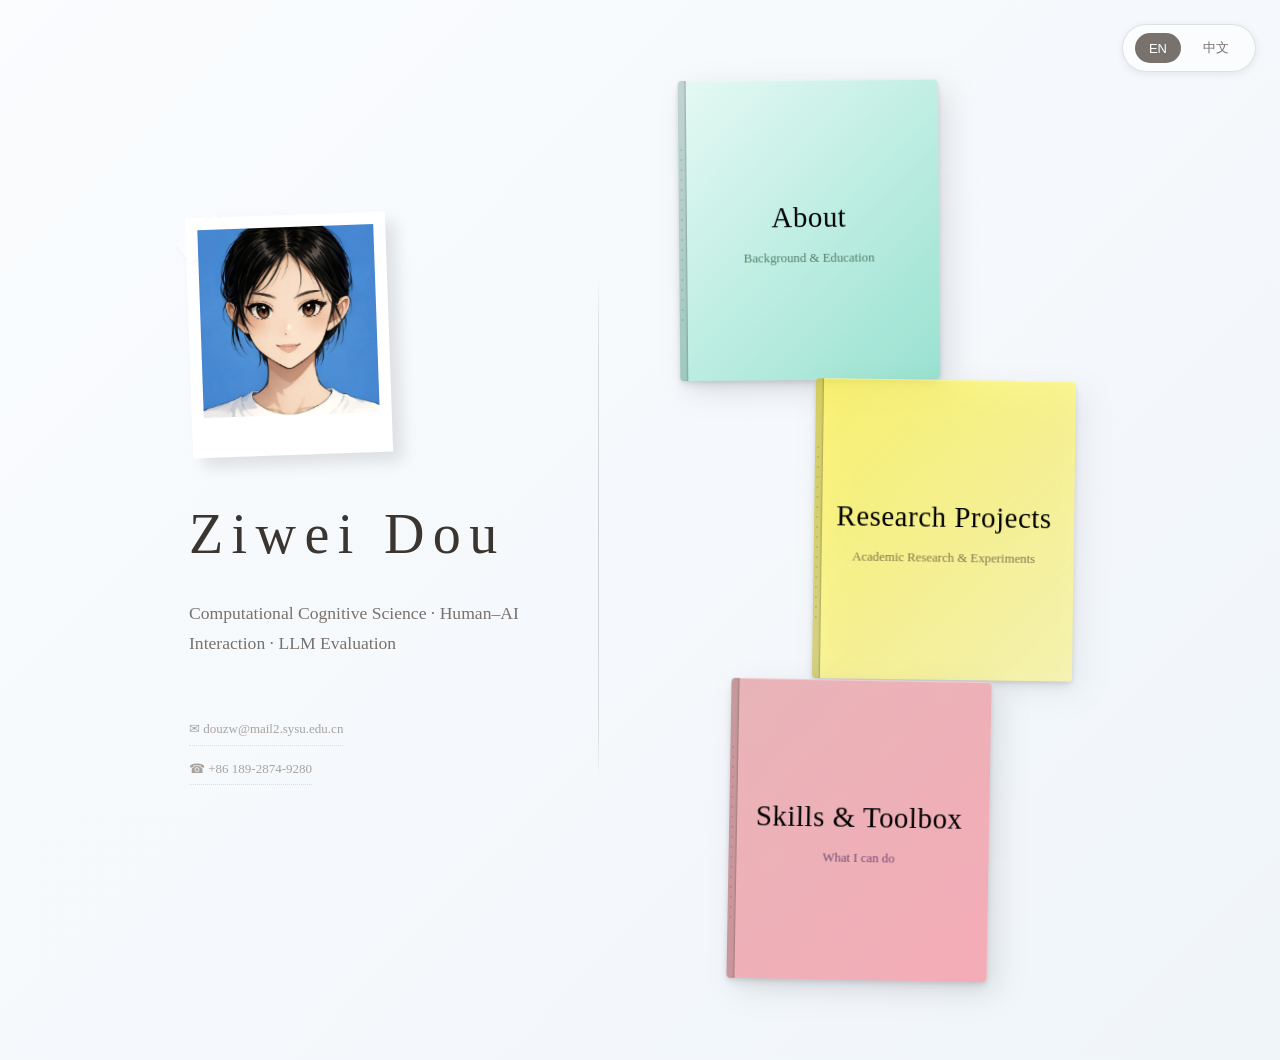
<file: index.html>
<!DOCTYPE html>
<html lang="en">

<head>
  <meta charset="UTF-8">
  <meta name="viewport" content="width=device-width, initial-scale=1.0">
  <title>Ziwei Dou | Academic Homepage</title>
  <link rel="stylesheet" href="style.css">
</head>

<body>

  <!-- Language Toggle -->
  <div class="lang-toggle">
    <button class="lang-btn active" data-lang="en">EN</button>
    <button class="lang-btn" data-lang="zh">中文</button>
  </div>

  <!-- Landing Section -->
  <section class="landing">
    <div class="landing-left">
      <div class="avatar">
        <img src="personal_headshot.jpg" alt="Ziwei Dou">
      </div>
      <h1 data-en="Ziwei Dou" data-zh="窦子为">Ziwei Dou</h1>
      <p class="subtitle" data-en="Computational Cognitive Science · Human–AI Interaction · LLM Evaluation"
        data-zh="计算认知科学 · 人机交互 · 大语言模型评估">
        Computational Cognitive Science · Human–AI Interaction · LLM Evaluation
      </p>

      <div class="contact-links">
        <a href="mailto:douzw@mail2.sysu.edu.cn">✉ douzw@mail2.sysu.edu.cn</a>
        <a href="tel:+8618928749280">☎ +86 189-2874-9280</a>
      </div>
    </div>

    <div class="landing-right">
      <!-- Navigation Cards (Notebook Style) -->
      <div class="nav-cards">
        <a href="about.html" class="notebook" data-rotate="-1.5">
          <div class="notebook-cover notebook-sage">
            <div class="notebook-binding"></div>
            <h3 data-en="About" data-zh="关于我">About</h3>
            <p data-en="Background & Education" data-zh="背景与教育">Background & Education</p>
            <span class="notebook-arrow">→</span>
          </div>
          <div class="notebook-pages">
            <div class="notebook-page"></div>
            <div class="notebook-page"></div>
            <div class="notebook-page"></div>
          </div>
          <div class="notebook-preview">
            <h4 data-en="Inside" data-zh="内容">Inside</h4>
            <p data-en="Education at Sun Yat-sen University · Research interests · Academic background"
              data-zh="中山大学教育背景 · 研究兴趣 · 学术经历">Education at Sun Yat-sen University · Research interests · Academic
              background</p>
          </div>
        </a>

        <a href="research.html" class="notebook" data-rotate="1">
          <div class="notebook-cover notebook-clay">
            <div class="notebook-binding"></div>
            <h3 data-en="Research Projects" data-zh="科研项目">Research Projects</h3>
            <p data-en="Academic Research & Experiments" data-zh="学术研究与实验">Academic Research & Experiments</p>
            <span class="notebook-arrow">→</span>
          </div>
          <div class="notebook-pages">
            <div class="notebook-page"></div>
            <div class="notebook-page"></div>
            <div class="notebook-page"></div>
          </div>
          <div class="notebook-preview">
            <h4 data-en="Inside" data-zh="内容">Inside</h4>
            <p data-en="LLM calibration · AI-generated faces · Emotion regulation · Scale development"
              data-zh="大模型校准 · AI生成人脸 · 情绪调节 · 量表开发">LLM calibration · AI-generated faces · Emotion regulation · Scale
              development</p>
          </div>
        </a>

        <a href="skills.html" class="notebook" data-rotate="1.8">
          <div class="notebook-cover notebook-slate">
            <div class="notebook-binding"></div>
            <h3 data-en="Skills & Toolbox" data-zh="技能工具箱">技能工具箱</h3>
            <p data-en="What I can do" data-zh="我能做什么">我能做什么</p>
            <span class="notebook-arrow">→</span>
          </div>
          <div class="notebook-pages">
            <div class="notebook-page"></div>
            <div class="notebook-page"></div>
            <div class="notebook-page"></div>
          </div>
          <div class="notebook-preview">
            <h4 data-en="Inside" data-zh="内容">Inside</h4>
            <p data-en="Complete academic CV · Publications · Skills · Experience" data-zh="技能 · 经历 · 工具掌握情况">
              Complete academic CV · Publications · Skills · Experience</p>
          </div>
        </a>
      </div>
    </div>
  </section>

  <script src="script.js"></script>
</body>

</html>
</file>
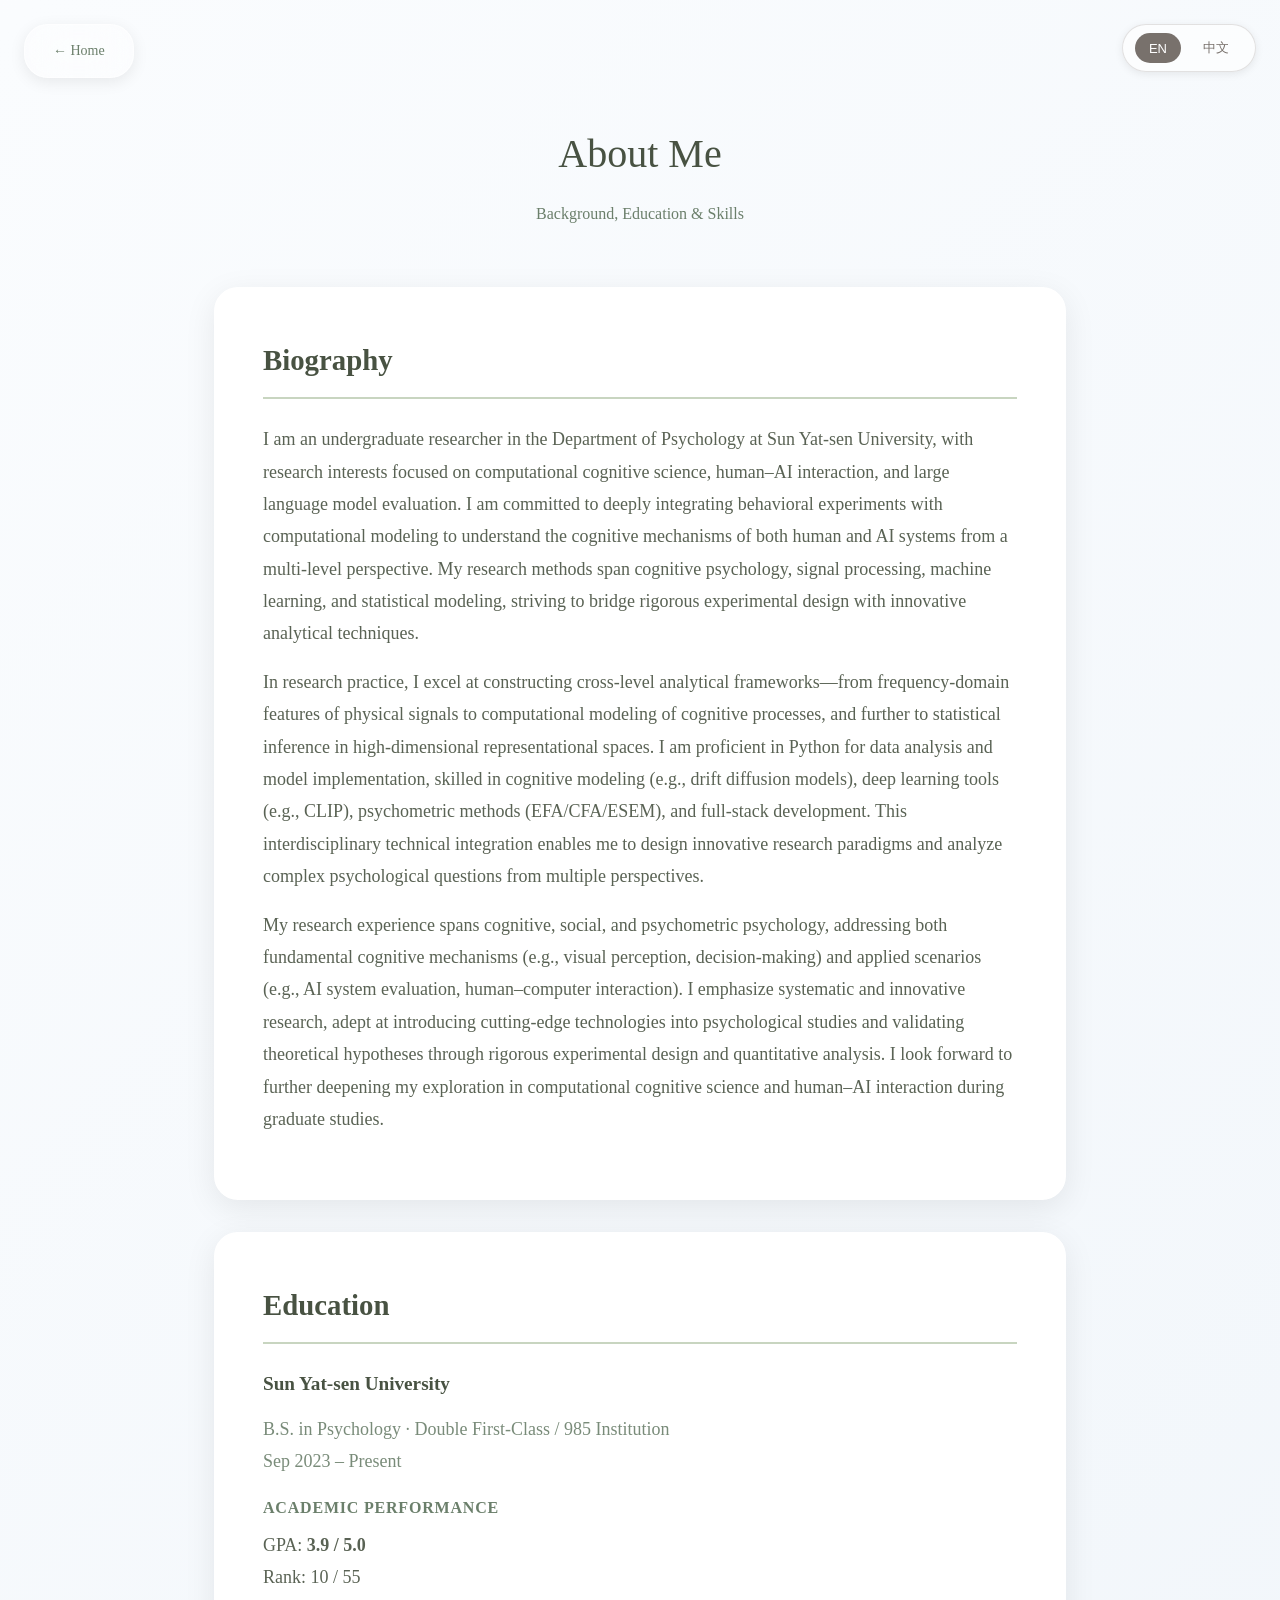
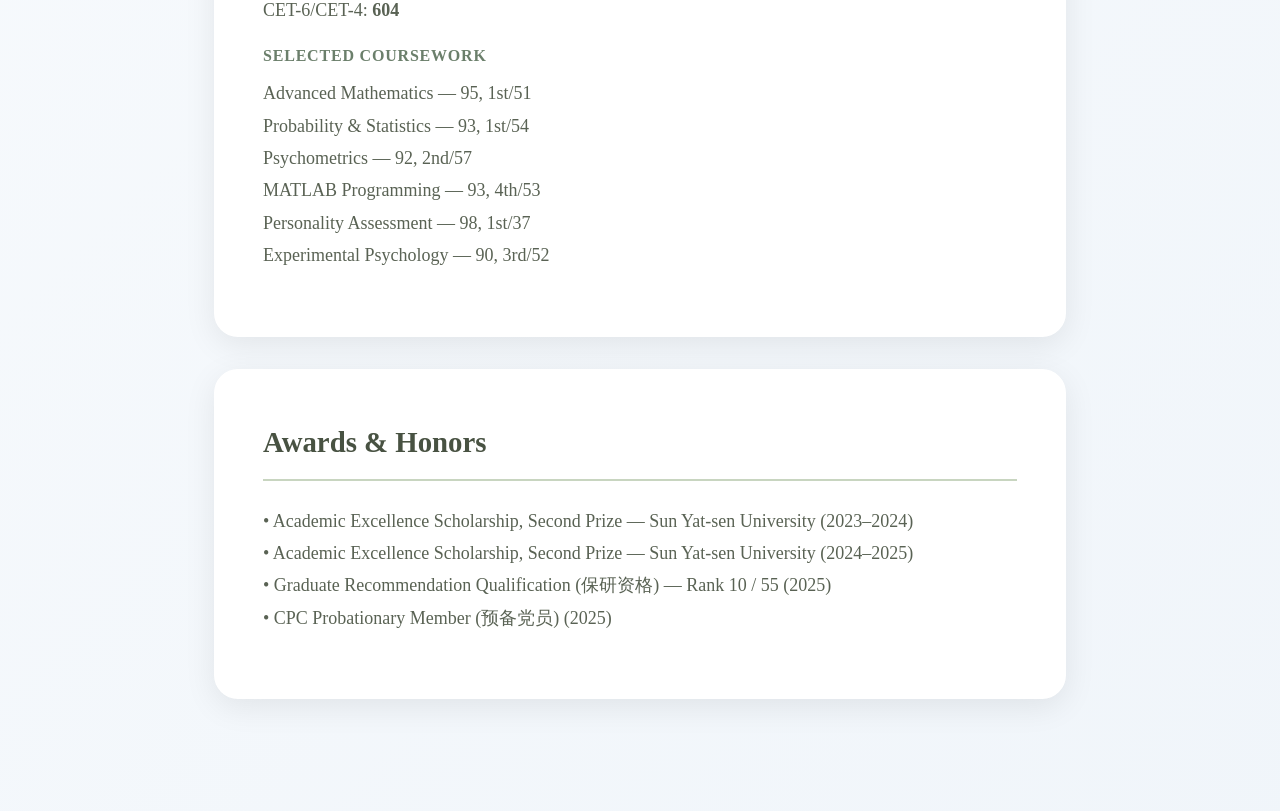
<file: about.html>
<!DOCTYPE html>
<html lang="en">

<head>
  <meta charset="UTF-8">
  <meta name="viewport" content="width=device-width, initial-scale=1.0">
  <title>About | Ziwei Dou</title>
  <link rel="stylesheet" href="style.css">
</head>

<body>

  <!-- Navigation -->
  <div class="nav">
    <a href="index.html" data-en="← Home" data-zh="← 首页">← Home</a>
  </div>

  <!-- Language Toggle -->
  <div class="lang-toggle">
    <button class="lang-btn active" data-lang="en">EN</button>
    <button class="lang-btn" data-lang="zh">中文</button>
  </div>

  <div class="container">
    <!-- Page Header -->
    <div class="page-header">
      <h1 data-en="About Me" data-zh="关于我">About Me</h1>
      <p data-en="Background, Education & Skills" data-zh="背景、教育与技能">Background, Education & Skills</p>
    </div>

    <!-- Bio Card -->
    <div class="card">
      <h2 data-en="Biography" data-zh="个人简介">Biography</h2>
      <p data-en="I am an undergraduate researcher in the Department of Psychology at Sun Yat-sen University, with research interests focused on computational cognitive science, human–AI interaction, and large language model evaluation. I am committed to deeply integrating behavioral experiments with computational modeling to understand the cognitive mechanisms of both human and AI systems from a multi-level perspective. My research methods span cognitive psychology, signal processing, machine learning, and statistical modeling, striving to bridge rigorous experimental design with innovative analytical techniques."
        data-zh="我是中山大学心理学系的本科生研究者，研究兴趣聚焦于计算认知科学、人机交互与大语言模型评估。我致力于将行为实验与计算建模深度整合，从多层次视角理解人类与AI系统的认知机制。我的研究方法横跨认知心理学、信号处理、机器学习与统计建模，力求在严谨的实验设计与创新的分析技术之间建立桥梁。">
        我是中山大学心理学系的本科生研究者，研究兴趣聚焦于计算认知科学、人机交互与大语言模型评估。我致力于将行为实验与计算建模深度整合，从多层次视角理解人类与AI系统的认知机制。我的研究方法横跨认知心理学、信号处理、机器学习与统计建模，力求在严谨的实验设计与创新的分析技术之间建立桥梁。
      </p>
      <p data-en="In research practice, I excel at constructing cross-level analytical frameworks—from frequency-domain features of physical signals to computational modeling of cognitive processes, and further to statistical inference in high-dimensional representational spaces. I am proficient in Python for data analysis and model implementation, skilled in cognitive modeling (e.g., drift diffusion models), deep learning tools (e.g., CLIP), psychometric methods (EFA/CFA/ESEM), and full-stack development. This interdisciplinary technical integration enables me to design innovative research paradigms and analyze complex psychological questions from multiple perspectives."
        data-zh="在科研实践中，我擅长构建跨层次的分析框架——从物理信号的频域特征到认知过程的计算建模，再到高维表征空间的统计推断。我熟练运用Python进行数据分析与模型实现，掌握认知建模（如漂移扩散模型）、深度学习工具（如CLIP）、心理测量学方法（EFA/CFA/ESEM）以及全栈开发技术。这种跨学科的技术整合使我能够设计创新的研究范式，并从多个视角解析复杂的心理学问题。">
        在科研实践中，我擅长构建跨层次的分析框架——从物理信号的频域特征到认知过程的计算建模，再到高维表征空间的统计推断。我熟练运用Python进行数据分析与模型实现，掌握认知建模（如漂移扩散模型）、深度学习工具（如CLIP）、心理测量学方法（EFA/CFA/ESEM）以及全栈开发技术。这种跨学科的技术整合使我能够设计创新的研究范式，并从多个视角解析复杂的心理学问题。
      </p>
      <p data-en="My research experience spans cognitive, social, and psychometric psychology, addressing both fundamental cognitive mechanisms (e.g., visual perception, decision-making) and applied scenarios (e.g., AI system evaluation, human–computer interaction). I emphasize systematic and innovative research, adept at introducing cutting-edge technologies into psychological studies and validating theoretical hypotheses through rigorous experimental design and quantitative analysis. I look forward to further deepening my exploration in computational cognitive science and human–AI interaction during graduate studies."
        data-zh="我的研究经历涵盖认知、社会与测量心理学的多个领域，既关注基础认知机制（如视觉感知、决策过程），也探索应用场景（如AI系统评估、人机交互）。我注重研究的系统性与创新性，善于将前沿技术引入心理学研究，并通过严谨的实验设计与量化分析验证理论假设。我期待在研究生阶段进一步深化在计算认知科学与人机交互领域的探索。">
        我的研究经历涵盖认知、社会与测量心理学的多个领域，既关注基础认知机制（如视觉感知、决策过程），也探索应用场景（如AI系统评估、人机交互）。我注重研究的系统性与创新性，善于将前沿技术引入心理学研究，并通过严谨的实验设计与量化分析验证理论假设。我期待在研究生阶段进一步深化在计算认知科学与人机交互领域的探索。
      </p>
    </div>

    <!-- Education Card -->
    <div class="card">
      <h2 data-en="Education" data-zh="教育背景">Education</h2>

      <h3 data-en="Sun Yat-sen University" data-zh="中山大学">Sun Yat-sen University</h3>
      <p style="color:var(--forest);margin-bottom:8px;">
        <span data-en="B.S. in Psychology · Double First-Class / 985 Institution" data-zh="心理学学士 · 双一流/985高校">B.S. in
          Psychology · Double First-Class / 985 Institution</span><br>
        <span data-en="Sep 2023 – Present" data-zh="2023年9月 – 至今">Sep 2023 – Present</span>
      </p>

      <h4 data-en="Academic Performance" data-zh="学业表现">Academic Performance</h4>
      <p class="academic-info">
        <span>GPA: <strong>3.9 / 5.0</strong></span>
        <span data-en="Rank: 10 / 55" data-zh="排名：10/55">Rank: 10 / 55</span>
        <span>CET-6/CET-4: <strong>604</strong></span>
      </p>

      <h4 data-en="Selected Coursework" data-zh="核心课程">Selected Coursework</h4>
      <p class="coursework-info">
        <span data-en="Advanced Mathematics" data-zh="高等数学">Advanced Mathematics</span> — 95, 1st/51<br>
        <span data-en="Probability & Statistics" data-zh="概率统计">Probability & Statistics</span> — 93, 1st/54<br>
        <span data-en="Psychometrics" data-zh="心理测量">Psychometrics</span> — 92, 2nd/57<br>
        <span data-en="MATLAB Programming" data-zh="MATLAB程序设计">MATLAB Programming</span> — 93, 4th/53<br>
        <span data-en="Personality Assessment" data-zh="人格测评与应用">Personality Assessment</span> — 98, 1st/37<br>
        <span data-en="Experimental Psychology" data-zh="实验心理学">Experimental Psychology</span> — 90, 3rd/52
      </p>
    </div>

    <!-- Awards Card -->
    <div class="card">
      <h2 data-en="Awards & Honors" data-zh="奖项/荣誉">Awards & Honors</h2>
      <p>
        • <span data-en="Academic Excellence Scholarship, Second Prize — Sun Yat-sen University"
          data-zh="中山大学二等奖学金">Academic Excellence Scholarship, Second Prize — Sun Yat-sen University</span>
        (2023–2024)<br>
        • <span data-en="Academic Excellence Scholarship, Second Prize — Sun Yat-sen University"
          data-zh="中山大学二等奖学金">Academic Excellence Scholarship, Second Prize — Sun Yat-sen University</span>
        (2024–2025)<br>
        • <span data-en="Graduate Recommendation Qualification (保研资格) — Rank 10 / 55" data-zh="保研资格 — 排名 10/55">Graduate
          Recommendation Qualification (保研资格) — Rank 10 / 55</span> (2025)<br>
        • <span data-en="CPC Probationary Member (预备党员)" data-zh="中共预备党员">CPC Probationary Member (预备党员)</span> (2025)
      </p>
    </div>

  </div>

  <script src="script.js"></script>
</body>

</html>
</file>
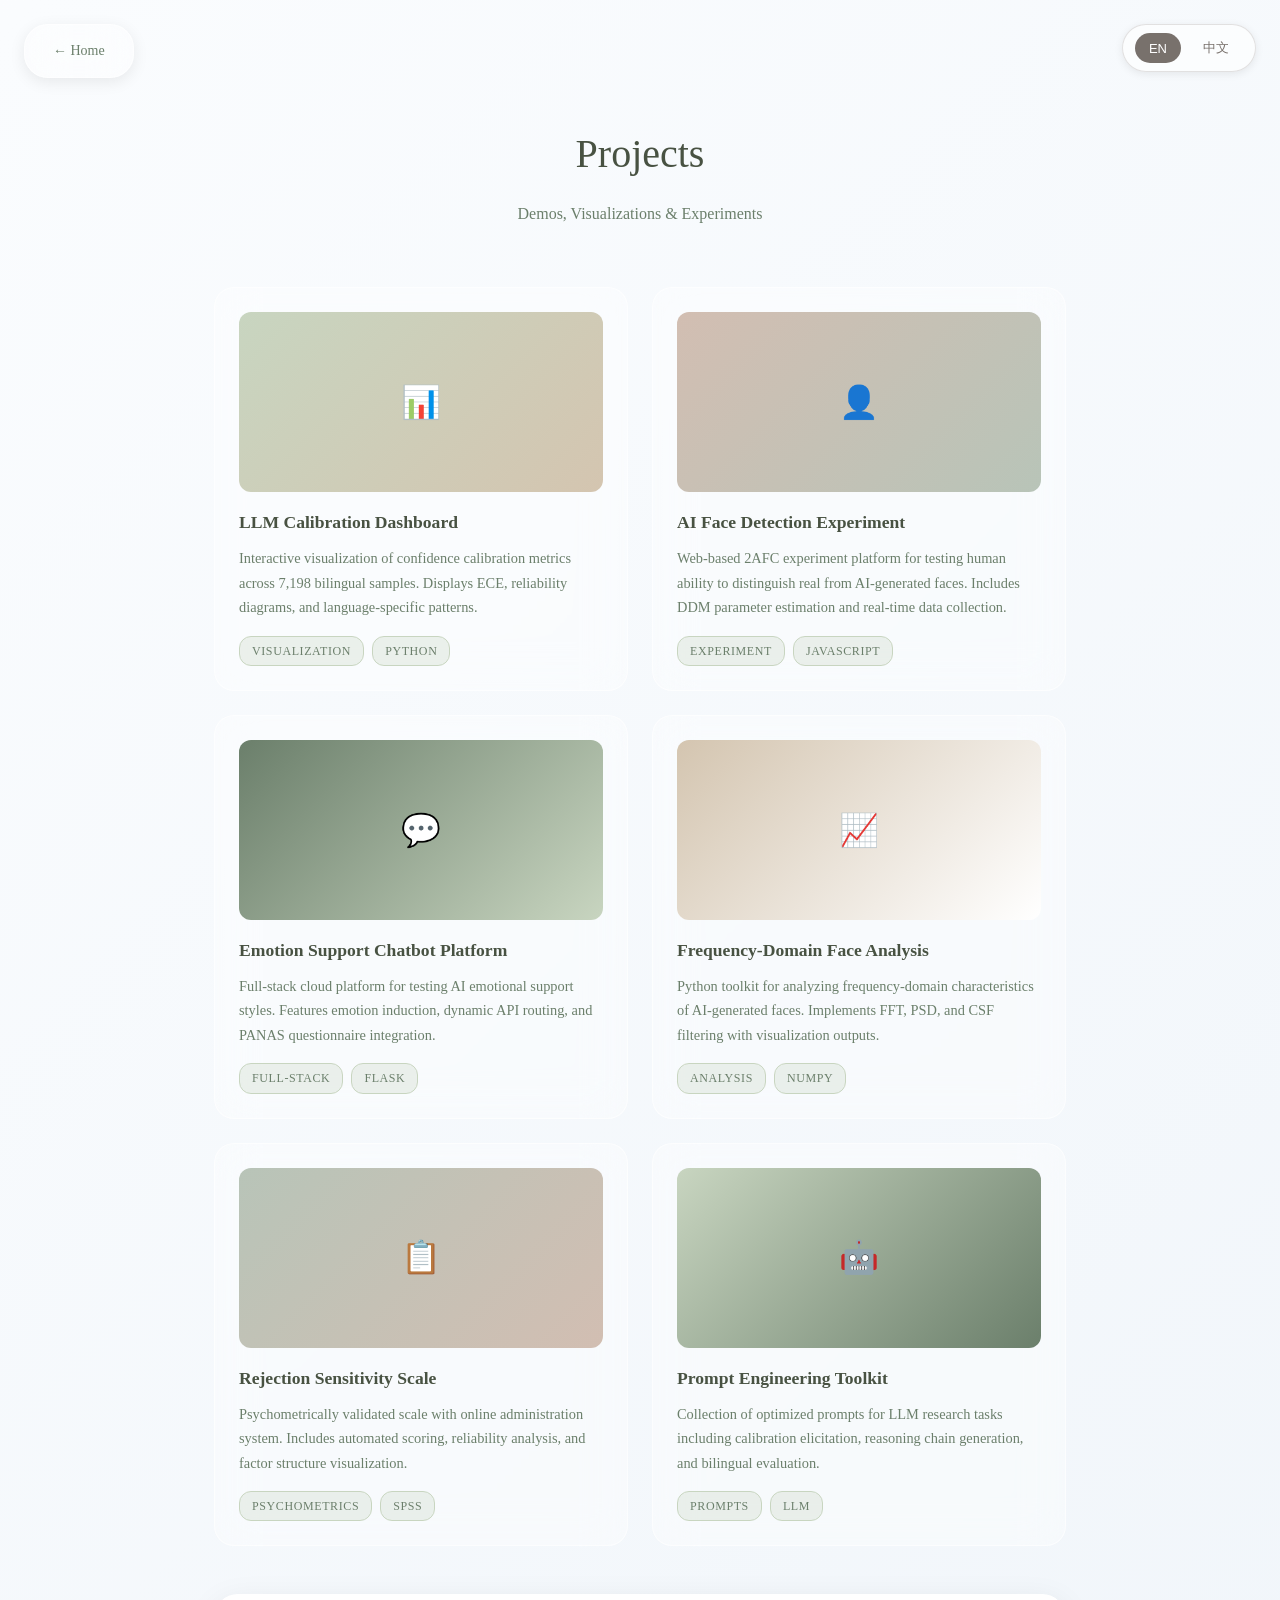
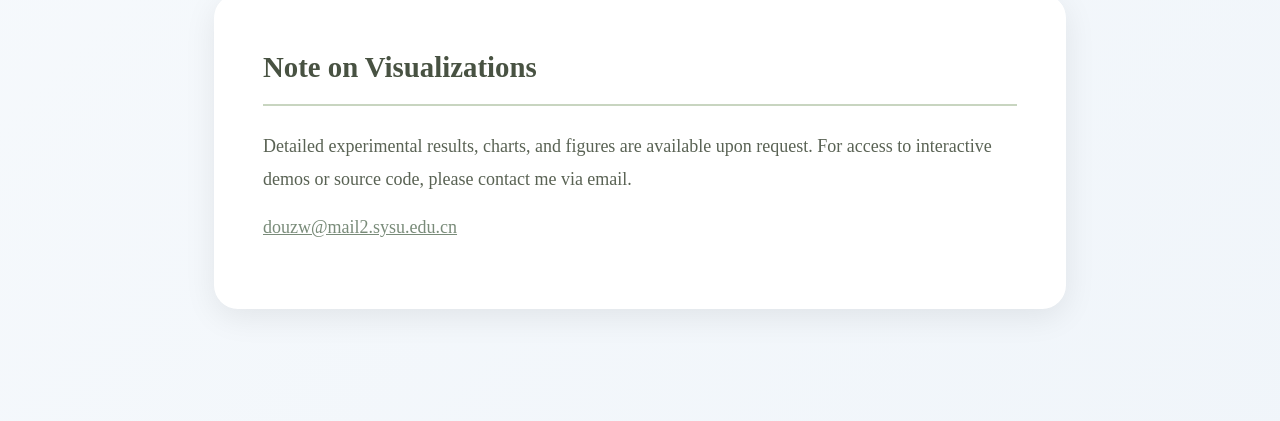
<file: projects.html>
<!DOCTYPE html>
<html lang="en">
<head>
  <meta charset="UTF-8">
  <meta name="viewport" content="width=device-width, initial-scale=1.0">
  <title>Projects | Ziwei Dou</title>
  <link rel="stylesheet" href="style.css">
</head>
<body>

  <!-- Navigation -->
  <div class="nav">
    <a href="index.html" data-en="← Home" data-zh="← 首页">← Home</a>
  </div>

  <!-- Language Toggle -->
  <div class="lang-toggle">
    <button class="lang-btn active" data-lang="en">EN</button>
    <button class="lang-btn" data-lang="zh">中文</button>
  </div>

  <div class="container">
    <!-- Page Header -->
    <div class="page-header">
      <h1 data-en="Projects" data-zh="项目">Projects</h1>
      <p data-en="Demos, Visualizations & Experiments" data-zh="演示、可视化与实验">Demos, Visualizations & Experiments</p>
    </div>

    <!-- Project Grid -->
    <div class="project-grid">

      <!-- Project 1 -->
      <div class="project-card">
        <div style="width:100%;height:180px;background:linear-gradient(135deg,var(--sage),var(--clay));border-radius:12px;display:flex;align-items:center;justify-content:center;color:var(--white);font-size:2rem;margin-bottom:16px;">
          📊
        </div>
        <h3 data-en="LLM Calibration Dashboard" data-zh="大模型校准仪表板">LLM Calibration Dashboard</h3>
        <p data-en="Interactive visualization of confidence calibration metrics across 7,198 bilingual samples. Displays ECE, reliability diagrams, and language-specific patterns."
           data-zh="7198条双语样本的置信度校准指标交互式可视化。展示ECE、可靠性图和语言特定模式。">
          Interactive visualization of confidence calibration metrics across 7,198 bilingual samples. Displays ECE, reliability diagrams, and language-specific patterns.
        </p>
        <div class="tags">
          <span class="tag">Visualization</span>
          <span class="tag">Python</span>
        </div>
      </div>

      <!-- Project 2 -->
      <div class="project-card">
        <div style="width:100%;height:180px;background:linear-gradient(135deg,var(--rose),var(--slate));border-radius:12px;display:flex;align-items:center;justify-content:center;color:var(--white);font-size:2rem;margin-bottom:16px;">
          👤
        </div>
        <h3 data-en="AI Face Detection Experiment" data-zh="AI面孔检测实验">AI Face Detection Experiment</h3>
        <p data-en="Web-based 2AFC experiment platform for testing human ability to distinguish real from AI-generated faces. Includes DDM parameter estimation and real-time data collection."
           data-zh="基于Web的2AFC实验平台，测试人类区分真实与AI生成面孔的能力。包含DDM参数估计和实时数据收集。">
          Web-based 2AFC experiment platform for testing human ability to distinguish real from AI-generated faces. Includes DDM parameter estimation and real-time data collection.
        </p>
        <div class="tags">
          <span class="tag">Experiment</span>
          <span class="tag">JavaScript</span>
        </div>
      </div>

      <!-- Project 3 -->
      <div class="project-card">
        <div style="width:100%;height:180px;background:linear-gradient(135deg,var(--forest),var(--sage));border-radius:12px;display:flex;align-items:center;justify-content:center;color:var(--white);font-size:2rem;margin-bottom:16px;">
          💬
        </div>
        <h3 data-en="Emotion Support Chatbot Platform" data-zh="情绪支持聊天机器人平台">Emotion Support Chatbot Platform</h3>
        <p data-en="Full-stack cloud platform for testing AI emotional support styles. Features emotion induction, dynamic API routing, and PANAS questionnaire integration."
           data-zh="用于测试AI情绪支持风格的全栈云平台。具有情绪诱发、动态API路由和PANAS问卷集成功能。">
          Full-stack cloud platform for testing AI emotional support styles. Features emotion induction, dynamic API routing, and PANAS questionnaire integration.
        </p>
        <div class="tags">
          <span class="tag">Full-stack</span>
          <span class="tag">Flask</span>
        </div>
      </div>

      <!-- Project 4 -->
      <div class="project-card">
        <div style="width:100%;height:180px;background:linear-gradient(135deg,var(--clay),var(--cream));border-radius:12px;display:flex;align-items:center;justify-content:center;color:var(--dark);font-size:2rem;margin-bottom:16px;">
          📈
        </div>
        <h3 data-en="Frequency-Domain Face Analysis" data-zh="频域面孔分析">Frequency-Domain Face Analysis</h3>
        <p data-en="Python toolkit for analyzing frequency-domain characteristics of AI-generated faces. Implements FFT, PSD, and CSF filtering with visualization outputs."
           data-zh="用于分析AI生成面孔频域特征的Python工具包。实现FFT、PSD和CSF滤波，并提供可视化输出。">
          Python toolkit for analyzing frequency-domain characteristics of AI-generated faces. Implements FFT, PSD, and CSF filtering with visualization outputs.
        </p>
        <div class="tags">
          <span class="tag">Analysis</span>
          <span class="tag">NumPy</span>
        </div>
      </div>

      <!-- Project 5 -->
      <div class="project-card">
        <div style="width:100%;height:180px;background:linear-gradient(135deg,var(--slate),var(--rose));border-radius:12px;display:flex;align-items:center;justify-content:center;color:var(--white);font-size:2rem;margin-bottom:16px;">
          📋
        </div>
        <h3 data-en="Rejection Sensitivity Scale" data-zh="拒绝敏感性量表">Rejection Sensitivity Scale</h3>
        <p data-en="Psychometrically validated scale with online administration system. Includes automated scoring, reliability analysis, and factor structure visualization."
           data-zh="经心理测量验证的量表及在线施测系统。包含自动评分、信度分析和因子结构可视化。">
          Psychometrically validated scale with online administration system. Includes automated scoring, reliability analysis, and factor structure visualization.
        </p>
        <div class="tags">
          <span class="tag">Psychometrics</span>
          <span class="tag">SPSS</span>
        </div>
      </div>

      <!-- Project 6 -->
      <div class="project-card">
        <div style="width:100%;height:180px;background:linear-gradient(135deg,var(--sage),var(--forest));border-radius:12px;display:flex;align-items:center;justify-content:center;color:var(--white);font-size:2rem;margin-bottom:16px;">
          🤖
        </div>
        <h3 data-en="Prompt Engineering Toolkit" data-zh="提示工程工具包">Prompt Engineering Toolkit</h3>
        <p data-en="Collection of optimized prompts for LLM research tasks including calibration elicitation, reasoning chain generation, and bilingual evaluation."
           data-zh="用于大模型研究任务的优化提示集合，包括校准引出、推理链生成和双语评估。">
          Collection of optimized prompts for LLM research tasks including calibration elicitation, reasoning chain generation, and bilingual evaluation.
        </p>
        <div class="tags">
          <span class="tag">Prompts</span>
          <span class="tag">LLM</span>
        </div>
      </div>

    </div>

    <!-- Note Card -->
    <div class="card" style="margin-top:48px;">
      <h2 data-en="Note on Visualizations" data-zh="可视化说明">Note on Visualizations</h2>
      <p data-en="Detailed experimental results, charts, and figures are available upon request. For access to interactive demos or source code, please contact me via email."
         data-zh="详细的实验结果、图表和图形可应要求提供。如需访问交互式演示或源代码，请通过电子邮件与我联系。">
        Detailed experimental results, charts, and figures are available upon request. For access to interactive demos or source code, please contact me via email.
      </p>
      <p style="margin-top:16px;">
        <a href="mailto:douzw@mail2.sysu.edu.cn" style="color:var(--forest);text-decoration:underline;">douzw@mail2.sysu.edu.cn</a>
      </p>
    </div>

  </div>

  <script src="script.js"></script>
</body>
</html>
</file>
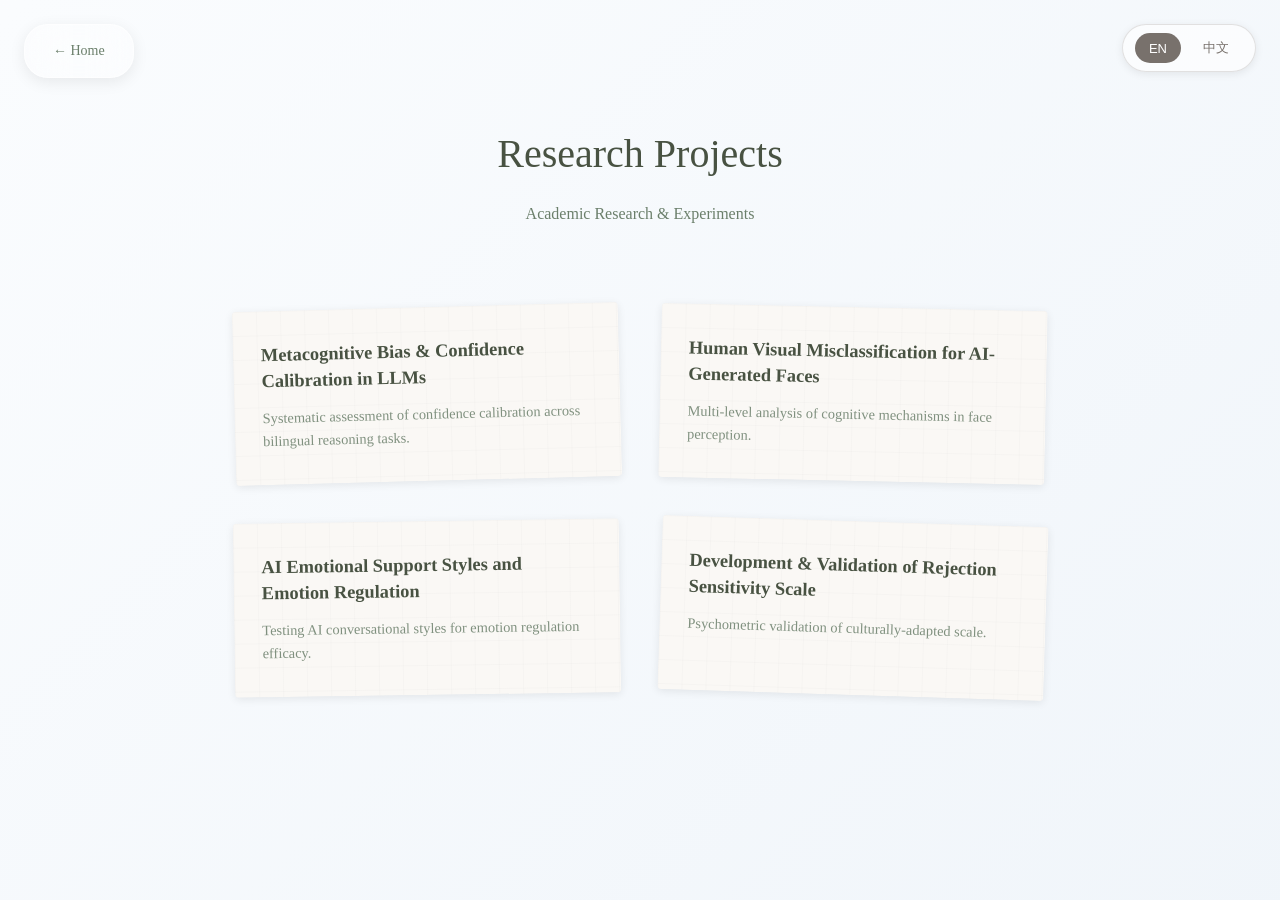
<file: research.html>
<!DOCTYPE html>
<html lang="en">
<head>
  <meta charset="UTF-8">
  <meta name="viewport" content="width=device-width, initial-scale=1.0">
  <title>Research Projects | Ziwei Dou</title>
  <link rel="stylesheet" href="style.css">
</head>
<body>

  <!-- Navigation -->
  <div class="nav">
    <a href="index.html" data-en="← Home" data-zh="← 首页">← Home</a>
  </div>

  <!-- Language Toggle -->
  <div class="lang-toggle">
    <button class="lang-btn active" data-lang="en">EN</button>
    <button class="lang-btn" data-lang="zh">中文</button>
  </div>

  <div class="container">
    <!-- Page Header -->
    <div class="page-header">
      <h1 data-en="Research Projects" data-zh="科研项目">Research Projects</h1>
      <p data-en="Academic Research & Experiments" data-zh="学术研究与实验">Academic Research & Experiments</p>
    </div>

    <!-- Project Grid -->
    <div class="research-grid">

      <!-- Project 1 -->
      <a href="project1.html" class="research-note" data-rotate="-1.5">
        <span class="note-tag" data-en="Personal Project" data-zh="个人项目">Personal Project</span>
        <div class="note-keywords">
          <span class="keyword">LLM Evaluation</span>
          <span class="keyword">Calibration</span>
          <span class="keyword">Platt Scaling</span>
          <span class="keyword">ANOVA</span>
        </div>
        <h3 data-en="Metacognitive Bias & Confidence Calibration in LLMs" data-zh="大语言模型元认知偏差与置信度校准研究">Metacognitive Bias & Confidence Calibration in LLMs</h3>
        <p data-en="Systematic assessment of confidence calibration across bilingual reasoning tasks." data-zh="双语推理任务中的置信度校准系统性评估。">Systematic assessment of confidence calibration across bilingual reasoning tasks.</p>
      </a>

      <!-- Project 2 -->
      <a href="project2.html" class="research-note" data-rotate="1.2">
        <span class="note-tag" data-en="Principal Investigator" data-zh="主要负责人">Principal Investigator</span>
        <div class="note-keywords">
          <span class="keyword">Face Perception</span>
          <span class="keyword">DDM</span>
          <span class="keyword">FFT / PSD</span>
          <span class="keyword">CLIP</span>
        </div>
        <h3 data-en="Human Visual Misclassification for AI-Generated Faces" data-zh="合成脸识别中的人类视觉误判机制研究">Human Visual Misclassification for AI-Generated Faces</h3>
        <p data-en="Multi-level analysis of cognitive mechanisms in face perception." data-zh="面孔感知认知机制的多层次分析。">Multi-level analysis of cognitive mechanisms in face perception.</p>
      </a>

      <!-- Project 3 -->
      <a href="project3.html" class="research-note" data-rotate="-0.8">
        <span class="note-tag" data-en="Principal Investigator" data-zh="主要负责人">Principal Investigator</span>
        <div class="note-keywords">
          <span class="keyword">Human–AI Interaction</span>
          <span class="keyword">Emotion Regulation</span>
          <span class="keyword">PANAS</span>
          <span class="keyword">Flask</span>
        </div>
        <h3 data-en="AI Emotional Support Styles and Emotion Regulation" data-zh="生成式AI情绪支持风格对负面情绪调节效能研究">AI Emotional Support Styles and Emotion Regulation</h3>
        <p data-en="Testing AI conversational styles for emotion regulation efficacy." data-zh="测试AI对话风格的情绪调节效能。">Testing AI conversational styles for emotion regulation efficacy.</p>
      </a>

      <!-- Project 4 -->
      <a href="project4.html" class="research-note" data-rotate="1.8">
        <span class="note-tag" data-en="Principal Investigator" data-zh="主要负责人">Principal Investigator</span>
        <div class="note-keywords">
          <span class="keyword">Scale Development</span>
          <span class="keyword">EFA / CFA</span>
          <span class="keyword">Psychometrics</span>
          <span class="keyword">SPSS</span>
        </div>
        <h3 data-en="Development & Validation of Rejection Sensitivity Scale" data-zh="拒绝敏感性量表编制与信效度检验">Development & Validation of Rejection Sensitivity Scale</h3>
        <p data-en="Psychometric validation of culturally-adapted scale." data-zh="文化适应性量表的心理测量验证。">Psychometric validation of culturally-adapted scale.</p>
      </a>

    </div>

  </div>

  <script src="script.js"></script>
</body>
</html>
</file>
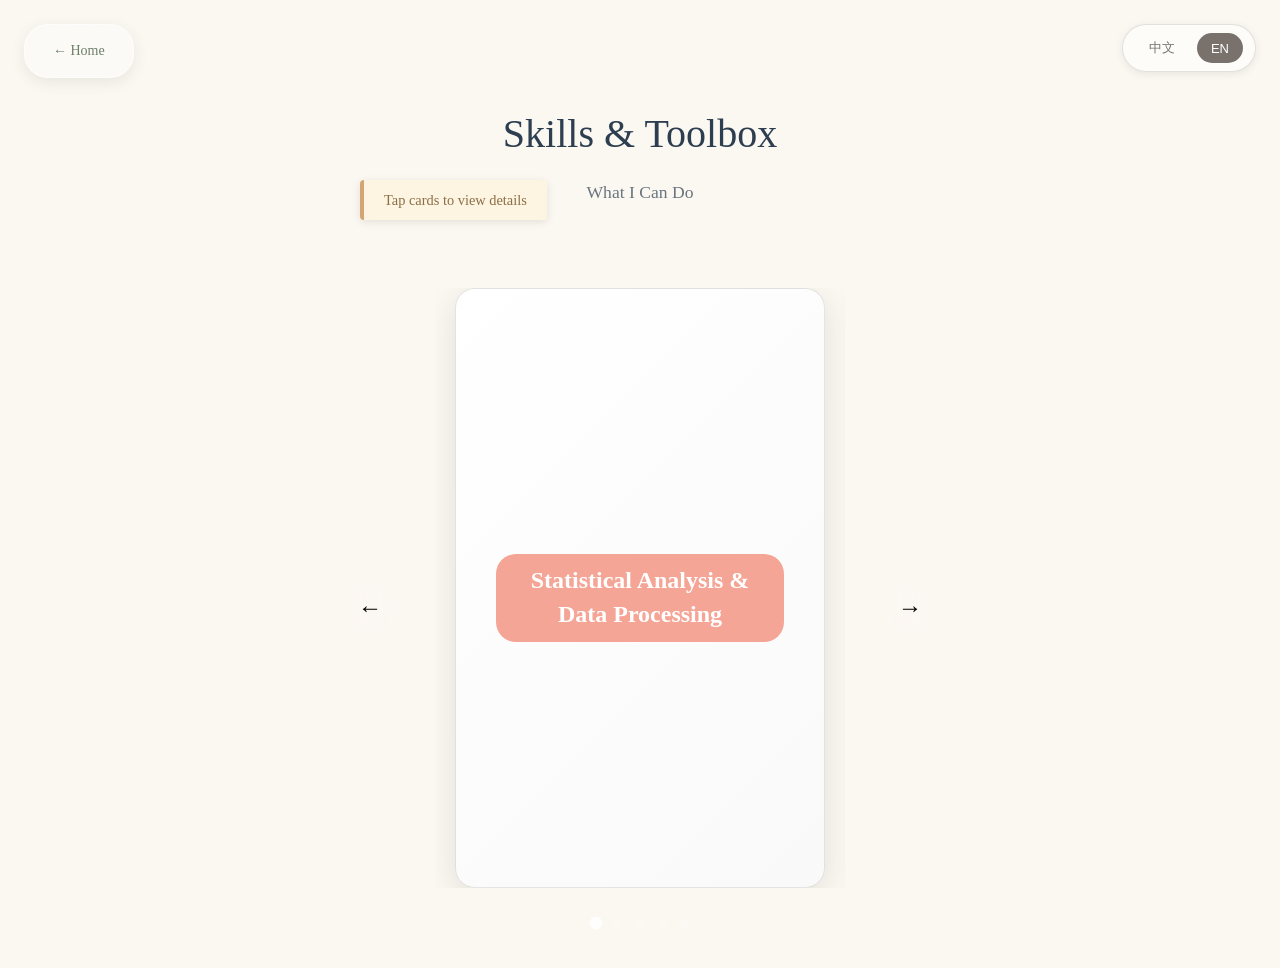
<file: skills.html>
<!DOCTYPE html>
<html lang="zh">

<head>
    <meta charset="UTF-8">
    <meta name="viewport" content="width=device-width, initial-scale=1.0">
    <title>Skills & Toolbox - Yuxuan Huang</title>
    <link rel="stylesheet" href="style.css">
    <link rel="stylesheet" href="skills.css">
</head>

<body style="background: #f7eddf6a;">
    <div class="nav">
        <a href="index.html">← <span data-zh="返回首页" data-en="Home">返回首页</span></a>
    </div>

    <div class="lang-toggle">
        <button class="lang-btn" data-lang="zh">中文</button>
        <button class="lang-btn" data-lang="en">EN</button>
    </div>

    <div class="page-header">
        <h1 data-zh="技能工具箱" data-en="Skills & Toolbox">技能工具箱</h1>
        <p data-zh="我能做什么" data-en="What I Can Do">我能做什么</p>
    </div>

    <div class="tap-notice" data-zh="点击卡片查看详情" data-en="Tap cards to view details">点击卡片查看详情</div>

    <div class="skills-carousel">
        <button class="carousel-arrow left" aria-label="Previous">←</button>

        <div class="carousel-viewport">
            <div class="carousel-track">
                <!-- Card 1 -->
                <div class="skill-card">
                    <div class="card-inner">
                        <div class="card-front">
                            <div class="card-icon"></div>
                            <h2 data-zh="统计分析与数据处理" data-en="Statistical Analysis & Data Processing">统计分析与数据处理</h2>
                        </div>
                        <div class="card-back">
                            <p data-zh="熟练使用 SPSS、Python 与 MATLAB 进行行为数据分析，掌握方差分析、回归分析、因子分析及信效度检验等方法，能够独立完成从数据清洗、统计建模到结果解释的完整分析流程。"
                                data-en="Proficient in behavioral data analysis using SPSS, Python, and MATLAB. Skilled in ANOVA, regression analysis, factor analysis, and reliability/validity testing. Capable of independently completing the full analytical workflow from data cleaning and statistical modeling to result interpretation.">
                                熟练使用 SPSS、Python 与 MATLAB
                                进行行为数据分析，掌握方差分析、回归分析、因子分析及信效度检验等方法，能够独立完成从数据清洗、统计建模到结果解释的完整分析流程。
                            </p>
                        </div>
                    </div>
                </div>

                <!-- Card 2 -->
                <div class="skill-card">
                    <div class="card-inner">
                        <div class="card-front">
                            <div class="card-icon"></div>
                            <h2 data-zh="实验设计与心理测量" data-en="Experimental Design & Psychometrics">实验设计与心理测量</h2>
                        </div>
                        <div class="card-back">
                            <p data-zh="系统掌握实验心理学研究范式，能够围绕研究问题设计可控实验任务；熟悉量表编制与修订流程（项目分析、探索性与验证性因子分析），并具备人机交互情境下的实验设计经验。"
                                data-en="Systematic mastery of experimental psychology paradigms with the ability to design controlled experimental tasks around research questions. Familiar with scale development and validation procedures (item analysis, EFA/CFA), and experienced in experimental design for human-computer interaction contexts.">
                                系统掌握实验心理学研究范式,能够围绕研究问题设计可控实验任务；熟悉量表编制与修订流程（项目分析、探索性与验证性因子分析），并具备人机交互情境下的实验设计经验。
                            </p>
                        </div>
                    </div>
                </div>

                <!-- Card 3 -->
                <div class="skill-card">
                    <div class="card-inner">
                        <div class="card-front">
                            <div class="card-icon"></div>
                            <h2 data-zh="编程、AI工具与Vibe Coding" data-en="Programming, AI Tools & Vibe Coding">编程、AI工具与Vibe
                                Coding</h2>
                        </div>
                        <div class="card-back">
                            <p data-zh="具备 Python 与 MATLAB 编程能力，能够实现实验流程控制与数据处理；熟悉基于大语言模型的实验范式，使用 Claude Code、OpenClaw 等工具完成对话生成、变量操控与数据自动化采集。同时对 vibe coding 有较为深入的实践经验，能够通过自然语言与代码协同的方式快速构建原型系统，提升实验开发与迭代效率。了解深度学习基本原理（神经网络、反向传播、优化方法等），对大语言模型的推理机制与行为特征具有一定理解，能够将模型能力与心理学研究问题进行结合与分析。"
                                data-en="Proficient in Python and MATLAB for experimental control and data processing. Experienced with LLM-based experimental paradigms using Claude Code, OpenClaw, and similar tools for dialogue generation, variable manipulation, and automated data collection. Deep practical experience with vibe coding—rapidly prototyping systems through natural language and code collaboration to enhance experimental development efficiency. Understanding of deep learning fundamentals (neural networks, backpropagation, optimization) and LLM inference mechanisms, capable of integrating model capabilities with psychological research questions.">
                                具备 Python 与 MATLAB 编程能力，能够实现实验流程控制与数据处理；熟悉基于大语言模型的实验范式，使用 Claude Code、OpenClaw
                                等工具完成对话生成、变量操控与数据自动化采集。同时对 vibe coding
                                有较为深入的实践经验，能够通过自然语言与代码协同的方式快速构建原型系统，提升实验开发与迭代效率。了解深度学习基本原理（神经网络、反向传播、优化方法等），对大语言模型的推理机制与行为特征具有一定理解，能够将模型能力与心理学研究问题进行结合与分析。
                            </p>
                        </div>
                    </div>
                </div>

                <!-- Card 4 -->
                <div class="skill-card">
                    <div class="card-inner">
                        <div class="card-front">
                            <div class="card-icon"></div>
                            <h2 data-zh="学术阅读与双语写作" data-en="Academic Reading & Bilingual Writing">学术阅读与双语写作</h2>
                        </div>
                        <div class="card-back">
                            <p data-zh="具备心理学与人工智能领域英文文献的系统阅读能力，能够进行规范的学术写作与研究报告撰写，熟悉实证研究论文的结构与表达方式。"
                                data-en="Systematic reading proficiency in psychology and AI literature. Capable of conducting standardized academic writing and research reporting, familiar with the structure and expression conventions of empirical research papers.">
                                具备心理学与人工智能领域英文文献的系统阅读能力，能够进行规范的学术写作与研究报告撰写，熟悉实证研究论文的结构与表达方式。
                            </p>
                        </div>
                    </div>
                </div>

                <!-- Card 5 -->
                <div class="skill-card">
                    <div class="card-inner">
                        <div class="card-front">
                            <div class="card-icon"></div>
                            <h2 data-zh="实验系统与技术实现" data-en="Experimental Systems & Technical Implementation">实验系统与技术实现
                            </h2>
                        </div>
                        <div class="card-back">
                            <p data-zh="具备基础的前后端协作能力，能够搭建基于网页的人机交互实验平台（JavaScript + Python + API），实现实验流程控制、实时对话与数据记录，提升研究的生态效度与可复现性。"
                                data-en="Basic full-stack development capabilities for building web-based human-AI interaction experimental platforms (JavaScript + Python + API). Capable of implementing experimental flow control, real-time dialogue, and data logging to enhance research ecological validity and reproducibility.">
                                具备基础的前后端协作能力，能够搭建基于网页的人机交互实验平台（JavaScript + Python +
                                API），实现实验流程控制、实时对话与数据记录，提升研究的生态效度与可复现性。
                            </p>
                        </div>
                    </div>
                </div>
            </div>
        </div>

        <button class="carousel-arrow right" aria-label="Next">→</button>

        <div class="carousel-dots">
            <span class="dot active"></span>
            <span class="dot"></span>
            <span class="dot"></span>
            <span class="dot"></span>
            <span class="dot"></span>
        </div>
    </div>

    <script src="script.js"></script>
    <script src="skills.js"></script>
</body>

</html>
</file>
<file: style.css>
/* ═══════════════════════════════════════════════════════════════════════
   MERIDIAN WARMTH — Academic Website Design System
   Morandi Palette · Glassmorphism · Multi-page Architecture
═══════════════════════════════════════════════════════════════════════ */

* {
  margin: 0;
  padding: 0;
  box-sizing: border-box;
}

:root {
  --cream: #ffffff;
  --sage: #C8D5C0;
  --clay: #D4C5B0;
  --slate: #B8C4B8;
  --forest: #6B7F6B;
  --dark: #485242;
  --rose: #D2BEB2;
  --white: #FFFFFF;
  --glass-bg: rgba(255, 255, 255, 0.35);
  --glass-border: rgba(255, 255, 255, 0.6);
}

html {
  scroll-behavior: smooth;
}

body {
  font-family: "Times New Roman", "SimSun", "宋体", serif;
  font-size: 18px;
  line-height: 1.7;
  color: var(--dark);
  background: linear-gradient(135deg, rgba(250, 252, 254, 0.98) 0%, rgba(240, 245, 250, 0.98) 100%);
  min-height: 100vh;
}

/* ── Academic Info Styles ──────────────────────────────────────────── */
.academic-info {
  font-family: "Times New Roman", "SimSun", "宋体", serif;
  font-size: 18px;
  line-height: 2;
}

.academic-info span {
  display: block;
}

.coursework-info {
  font-family: "Times New Roman", "SimSun", "宋体", serif;
  font-size: 18px;
  line-height: 1.8;
}

/* ── Language Toggle ──────────────────────────────────────────────────── */
.lang-toggle {
  position: fixed;
  top: 24px;
  right: 24px;
  z-index: 1000;
  background: rgba(255, 255, 255, 0.6);
  border: 1px solid rgba(120, 113, 108, 0.2);
  border-radius: 24px;
  padding: 8px 12px;
  display: flex;
  gap: 8px;
  box-shadow: 0 2px 8px rgba(0, 0, 0, 0.08);
}

.lang-btn {
  background: none;
  border: none;
  padding: 6px 14px;
  border-radius: 16px;
  font-size: 13px;
  font-weight: 500;
  color: #78716c;
  cursor: pointer;
  transition: all 0.2s ease;
}

.lang-btn.active {
  background: #78716c;
  color: var(--white);
}

/* ── Navigation (for non-index pages) ───────────────────────────────── */
.nav {
  position: fixed;
  top: 24px;
  left: 24px;
  z-index: 1000;
  background: var(--glass-bg);
  backdrop-filter: blur(20px);
  border: 1px solid var(--glass-border);
  border-radius: 24px;
  padding: 8px 16px;
  box-shadow: 0 4px 16px rgba(0, 0, 0, 0.08);
}

.nav a {
  color: var(--forest);
  text-decoration: none;
  font-size: 14px;
  font-weight: 500;
  padding: 6px 12px;
  border-radius: 16px;
  transition: all 0.2s ease;
  display: inline-block;
}

.nav a:hover {
  background: rgba(107, 127, 107, 0.1);
}

/* ── Container ──────────────────────────────────────────────────────── */
.container {
  max-width: 900px;
  margin: 0 auto;
  padding: 80px 24px;
}

/* ── Landing (index.html) ─────────────────────────────────────────────── */
.landing {
  min-height: 100vh;
  display: flex;
  align-items: center;
  justify-content: center;
  padding: 80px 60px 80px 150px;
  gap: 120px;
  max-width: 1400px;
  margin: 0 auto;
  position: relative;
}

.landing::before {
  content: '';
  position: absolute;
  bottom: 40px;
  left: 40px;
  width: 200px;
  height: 200px;
  background:
    linear-gradient(90deg, rgba(200, 200, 200, 0.03) 1px, transparent 1px),
    linear-gradient(rgba(200, 200, 200, 0.03) 1px, transparent 1px);
  background-size: 20px 20px;
  opacity: 0.5;
  pointer-events: none;
}

.landing-left {
  display: flex;
  flex-direction: column;
  align-items: flex-start;
  max-width: 380px;
  flex: 0 0 40%;
  position: relative;
}

.landing-left::after {
  content: '';
  position: absolute;
  right: -30px;
  top: 10%;
  bottom: 10%;
  width: 1px;
  background: linear-gradient(to bottom,
      transparent 0%,
      rgba(120, 113, 108, 0.2) 10%,
      rgba(120, 113, 108, 0.3) 50%,
      rgba(120, 113, 108, 0.2) 90%,
      transparent 100%);
}

.landing-right {
  display: flex;
  align-items: center;
  flex: 0 0 60%;
  padding-left: 0;
  margin-left: -150px;
}

.avatar {
  width: 200px;
  height: 240px;
  background: var(--white);
  padding: 12px 12px 40px 12px;
  box-shadow: 10px 10px 15px rgba(0, 0, 0, 0.1);
  margin-bottom: 32px;
  transform: rotate(-2deg);
  transition: all 0.3s ease;
  position: relative;
}

.avatar::before {
  content: '';
  position: absolute;
  top: 8px;
  left: -8px;
  width: 50px;
  height: 25px;
  background: rgba(255, 255, 255, 0.3);
  backdrop-filter: blur(2px);
  transform: rotate(-35deg);
  box-shadow: 0 1px 3px rgba(0, 0, 0, 0.05);
}

.avatar:hover {
  transform: rotate(0deg) translateY(-2px);
  box-shadow: 12px 12px 24px rgba(0, 0, 0, 0.15);
}

.avatar img {
  width: 100%;
  height: 100%;
  object-fit: cover;
  filter: saturate(0.8) sepia(0.1);
}

.landing h1 {
  font-size: 3.5rem;
  font-weight: 300;
  color: #3a3530;
  margin-bottom: 16px;
  letter-spacing: 0.15em;
}

.landing .subtitle {
  font-size: 1.1rem;
  color: #78716c;
  margin-bottom: 32px;
  text-align: left;
  max-width: 600px;
}

.contact-links {
  display: flex;
  flex-direction: column;
  gap: 8px;
  align-items: flex-start;
  margin-bottom: 60px;
  margin-top: 24px;
}

.contact-links a {
  color: #a8a29e;
  text-decoration: none;
  font-size: 13px;
  padding: 4px 0;
  background: transparent;
  border: none;
  border-bottom: 1px dotted rgba(168, 162, 158, 0.3);
  border-radius: 0;
  transition: all 0.3s ease;
}

.contact-links a:hover {
  color: #78716c;
  border-bottom-color: #78716c;
  transform: translateX(4px);
}

/* ── Navigation Cards (index.html) ──────────────────────────────────── */
.nav-cards {
  display: flex;
  flex-direction: column;
  gap: 0px;
  max-width: 280px;
  align-items: flex-end;
}

.nav-cards .notebook:nth-child(1) {
  margin-right: -400px;
}

.nav-cards .notebook:nth-child(2) {
  margin-right: -550px;
}

.nav-cards .notebook:nth-child(3) {
  margin-right: -450px;
}

/* ── Notebook Style ─────────────────────────────────────────────────── */
.notebook {
  position: relative;
  width: 260px;
  height: 300px;
  text-decoration: none;
  perspective: 1000px;
  transition: all 0.4s cubic-bezier(0.4, 0, 0.2, 1);
  filter: drop-shadow(10px 10px 15px rgba(0, 0, 0, 0.1));
}

.notebook[data-rotate="-1.5"] {
  transform: rotate(-0.5deg);
}

.notebook[data-rotate="1"] {
  transform: rotate(0.8deg) translateX(-15px);
}

.notebook[data-rotate="-0.5"] {
  transform: rotate(-0.3deg);
}

.notebook[data-rotate="1.8"] {
  transform: rotate(1deg);
}

.notebook:hover {
  transform: rotate(0deg) translateY(-2px) scale(1.05);
  z-index: 10;
  filter: drop-shadow(12px 12px 24px rgba(0, 0, 0, 0.15));
}

/* ── Notebook Cover ─────────────────────────────────────────────────── */
.notebook-cover {
  position: absolute;
  inset: 0;
  border-radius: 4px;
  padding: 28px 20px;
  display: flex;
  flex-direction: column;
  justify-content: center;
  align-items: center;
  text-align: center;
  box-shadow:
    0 2px 4px rgba(0, 0, 0, 0.08),
    0 4px 8px rgba(0, 0, 0, 0.06),
    0 8px 16px rgba(0, 0, 0, 0.04),
    inset 0 1px 0 rgba(255, 255, 255, 0.3);
  transition: all 0.4s ease;
  transform-style: preserve-3d;
  transform-origin: left center;
  backface-visibility: hidden;
  z-index: 2;
}

.notebook:hover .notebook-cover {
  transform: rotateY(-40deg);
  box-shadow:
    -8px 16px 32px rgba(0, 0, 0, 0.2),
    -16px 32px 64px rgba(0, 0, 0, 0.15);
}

/* ── Cover Colors ───────────────────────────────────────────────────── */
.notebook-sage {
  background: linear-gradient(135deg, #e5f9f4 0%, #99E2D1 100%);
  color: #2E5C3E;
}

.notebook-clay {
  background: linear-gradient(135deg, #fff235af 0%, #fff67785);
  color: #5D4E37;
}

.notebook-rose {
  background: linear-gradient(135deg, #c6d9e682 0%, #8dc8f95a 100%);
  color: #1E4D6B;
}

.notebook-slate {
  background: linear-gradient(135deg, #E8B4B8 0%, #F4ACB7 100%);
  color: #4A2C5A;
}

/* ── Binding (Left Edge) ────────────────────────────────────────────── */
.notebook-binding {
  position: absolute;
  left: 0;
  top: 0;
  bottom: 0;
  width: 8px;
  background: rgba(0, 0, 0, 0.15);
  border-radius: 4px 0 0 4px;
  box-shadow: inset -1px 0 2px rgba(0, 0, 0, 0.2);
}

.notebook-binding::before {
  content: '';
  position: absolute;
  left: 2px;
  top: 50%;
  transform: translateY(-50%);
  width: 2px;
  height: 60%;
  background: repeating-linear-gradient(to bottom,
      transparent,
      transparent 8px,
      rgba(0, 0, 0, 0.1) 8px,
      rgba(0, 0, 0, 0.1) 10px);
}

/* ── Notebook Content ───────────────────────────────────────────────── */
.notebook-cover h3 {
  font-family: "Georgia", "Crimson Text", "SimSun", "宋体", serif;
  font-size: 1.8rem;
  font-weight: normal;
  color: #000;
  margin-bottom: 8px;
  letter-spacing: 0.02em;
}

.notebook-cover p {
  font-size: 0.8rem;
  opacity: 0.75;
  line-height: 1.4;
  margin: 0;
}

.notebook-arrow {
  position: absolute;
  bottom: 20px;
  right: 20px;
  font-size: 1.2rem;
  opacity: 0;
  transform: translateX(-10px);
  transition: all 0.3s ease;
}

.notebook:hover .notebook-arrow {
  opacity: 0.6;
  transform: translateX(0);
}

/* ── Falling Paper (Notebook Preview) ───────────────────────────────── */
.notebook-preview {
  position: absolute;
  top: -20px;
  right: -180px;
  width: 160px;
  padding: 16px;
  background: #FEFDFB;
  border-radius: 2px;
  box-shadow: 4px 4px 12px rgba(0, 0, 0, 0.15);
  opacity: 0;
  transform: translateY(-20px) rotate(3deg);
  transition: all 0.5s cubic-bezier(0.34, 1.56, 0.64, 1);
  pointer-events: none;
  z-index: 100;
}

.notebook:hover .notebook-preview {
  opacity: 1;
  transform: translateY(0) rotate(2deg);
}

.notebook-preview h4 {
  font-size: 0.75rem;
  font-weight: 600;
  color: var(--dark);
  margin-bottom: 8px;
  text-transform: uppercase;
  letter-spacing: 0.05em;
}

.notebook-preview p {
  font-size: 0.7rem;
  line-height: 1.5;
  color: var(--forest);
  opacity: 0.85;
}

/* ── Notebook Pages (Grid Paper) ────────────────────────────────────── */
.notebook-pages {
  position: absolute;
  inset: 0;
  width: 100%;
  height: 100%;
  pointer-events: none;
  transform-style: preserve-3d;
  z-index: 1;
}

.notebook-page {
  position: absolute;
  width: 100%;
  height: 100%;
  background:
    linear-gradient(90deg, rgba(200, 200, 200, 0.15) 1px, transparent 1px),
    linear-gradient(rgba(200, 200, 200, 0.15) 1px, transparent 1px),
    #F8F5F0;
  background-size: 12px 12px;
  border-radius: 4px;
  box-shadow: 2px 2px 4px rgba(0, 0, 0, 0.1);
  transition: all 0.4s ease;
  transform-origin: left center;
}

.notebook-page:nth-child(1) {
  transform: translateZ(-2px) translateX(2px);
  opacity: 0;
}

.notebook-page:nth-child(2) {
  transform: translateZ(-4px) translateX(4px);
  opacity: 0;
}

.notebook-page:nth-child(3) {
  transform: translateZ(-6px) translateX(6px);
  opacity: 0;
}

.notebook:hover .notebook-page:nth-child(1) {
  transform: translateZ(-2px) rotateY(-30deg);
  opacity: 0.95;
}

.notebook:hover .notebook-page:nth-child(2) {
  transform: translateZ(-4px) rotateY(-25deg);
  opacity: 0.8;
}

.notebook:hover .notebook-page:nth-child(3) {
  transform: translateZ(-6px) rotateY(-20deg);
  opacity: 0.6;
}

/* ── Old nav-card styles (keep for compatibility) ───────────────────── */
.nav-card {
  background: var(--glass-bg);
  backdrop-filter: blur(20px);
  border: 1px solid var(--glass-border);
  border-radius: 24px;
  padding: 40px 32px;
  text-align: center;
  text-decoration: none;
  color: var(--dark);
  transition: all 0.3s ease;
  box-shadow: 0 8px 32px rgba(0, 0, 0, 0.08);
}

.nav-card:hover {
  transform: translateY(-8px);
  box-shadow: 0 16px 48px rgba(0, 0, 0, 0.15);
}

.nav-card-icon {
  font-size: 2.5rem;
  margin-bottom: 16px;
}

.nav-card h3 {
  font-size: 1.3rem;
  font-weight: 500;
  color: var(--dark);
  margin-bottom: 8px;
}

.nav-card p {
  font-size: 0.9rem;
  color: var(--forest);
  opacity: 0.8;
}

/* ── Page Header ──────────────────────────────────────────────────────── */
.page-header {
  text-align: center;
  margin-bottom: 60px;
  padding-top: 40px;
}

.page-header h1 {
  font-size: 2.5rem;
  font-weight: 300;
  color: var(--dark);
  margin-bottom: 12px;
}

.page-header p {
  font-size: 1rem;
  color: var(--forest);
}

/* ── Card ───────────────────────────────────────────────────────────── */
.card {
  background: #FFFFFF;
  backdrop-filter: blur(20px);
  border: 1px solid var(--glass-border);
  border-radius: 24px;
  padding: 48px;
  margin-bottom: 32px;
  box-shadow: 0 8px 32px rgba(0, 0, 0, 0.08);
  transition: all 0.4s ease;
}

.card:hover {
  box-shadow: 0 12px 40px rgba(0, 0, 0, 0.12);
  transform: translateY(-4px);
}

.card h2 {
  font-family: "Times New Roman", "SimSun", "黑体", serif;
  font-size: 1.8rem;
  font-weight: bold;
  color: var(--dark);
  margin-bottom: 24px;
  padding-bottom: 12px;
  border-bottom: 2px solid var(--sage);
}

.card h3 {
  font-family: "Times New Roman", "SimSun", "黑体", serif;
  font-size: 1.2rem;
  font-weight: bold;
  color: var(--dark);
  margin: 24px 0 12px;
}

.card h4 {
  font-family: "Times New Roman", "SimSun", "黑体", serif;
  font-size: 1rem;
  font-weight: bold;
  color: var(--forest);
  margin: 16px 0 8px;
  text-transform: uppercase;
  letter-spacing: 0.05em;
}

.card p {
  margin-bottom: 16px;
  color: var(--dark);
  opacity: 0.9;
  line-height: 1.8;
}

.card img {
  max-width: 100%;
  border-radius: 12px;
  margin: 20px 0;
  box-shadow: 0 4px 16px rgba(0, 0, 0, 0.1);
  transition: transform 0.4s ease, box-shadow 0.4s ease;
  cursor: pointer;
}

.card img:hover {
  transform: scale(1.5);
  box-shadow: 0 8px 24px rgba(0, 0, 0, 0.2);
}

.card img[src*="Experimental Design"] {
  max-width: 85%;
  display: block;
  margin: 20px auto;
}

.card .highlight-img {
  max-width: 90%;
  display: block;
  margin: 24px auto;
  box-shadow: 0 6px 24px rgba(0, 0, 0, 0.15);
}

/* ── Two Column Layout (Project Details) ────────────────────────────── */
.two-column-layout {
  display: grid;
  grid-template-columns: 45% 55%;
  gap: 40px;
  margin: 32px 0;
}

.left-column,
.right-column {
  display: flex;
  flex-direction: column;
}

@media (max-width: 968px) {
  .two-column-layout {
    grid-template-columns: 1fr;
    gap: 24px;
  }
}

/* ── Research Item ──────────────────────────────────────────────────── */
.research-item {
  margin-bottom: 48px;
  padding-left: 15px;
  border-left: 3px solid var(--sage);
}

.research-header {
  display: flex;
  justify-content: space-between;
  align-items: baseline;
  margin-bottom: 16px;
  gap: 16px;
}

.research-date {
  font-size: 0.85rem;
  color: var(--forest);
  white-space: nowrap;
}

.research-summary {
  font-style: italic;
  color: var(--forest);
  margin-bottom: 16px;
}

/* ── Project Grid ─────────────────────────────────────────────────────── */
.project-grid {
  display: grid;
  grid-template-columns: repeat(auto-fit, minmax(280px, 1fr));
  gap: 24px;
}

.project-card {
  background: var(--glass-bg);
  backdrop-filter: blur(20px);
  border: 1px solid var(--glass-border);
  border-radius: 20px;
  padding: 24px;
  transition: all 0.3s ease;
}

.project-card:hover {
  transform: translateY(-6px);
  box-shadow: 0 12px 32px rgba(0, 0, 0, 0.12);
}

.project-card img {
  width: 100%;
  border-radius: 12px;
  margin-bottom: 16px;
}

.project-card h3 {
  font-size: 1.1rem;
  margin-bottom: 8px;
  color: var(--dark);
}

.project-card p {
  font-size: 0.9rem;
  color: var(--forest);
  margin: 0;
}

/* ── Research Grid (Grid Paper Notes) ───────────────────────────────── */
.research-grid {
  display: grid;
  grid-template-columns: repeat(2, 1fr);
  gap: 40px;
  max-width: 900px;
  margin: 0 auto;
  padding: 20px;
}

.research-note {
  position: relative;
  background:
    linear-gradient(90deg, rgba(200, 200, 200, 0.08) 1px, transparent 1px),
    linear-gradient(rgba(200, 200, 200, 0.08) 1px, transparent 1px),
    #FAF8F5;
  background-size: 24px 24px;
  padding: 32px 28px;
  border-radius: 4px;
  text-decoration: none;
  color: var(--dark);
  box-shadow: 0 2px 8px rgba(0, 0, 0, 0.08);
  transition: all 0.3s ease;
  display: block;
}

.research-note[data-rotate="-1.5"] {
  transform: rotate(-1.5deg);
}

.research-note[data-rotate="1.2"] {
  transform: rotate(1.2deg);
}

.research-note[data-rotate="-0.8"] {
  transform: rotate(-0.8deg);
}

.research-note[data-rotate="1.8"] {
  transform: rotate(1.8deg);
}

.research-note:hover {
  transform: rotate(0deg) translateY(-8px) scale(1.02);
  box-shadow: 0 12px 32px rgba(0, 0, 0, 0.15);
}

.research-note h3 {
  font-size: 1.15rem;
  font-weight: 600;
  color: var(--dark);
  margin-bottom: 12px;
  line-height: 1.4;
}

.research-note p {
  font-size: 0.9rem;
  color: var(--forest);
  line-height: 1.6;
  opacity: 0.85;
}

/* ── Note Tag (Floating Label) ──────────────────────────────────────── */
.note-tag {
  position: absolute;
  top: -16px;
  left: 24px;
  background: #FFE680;
  color: #5D4E37;
  padding: 6px 20px;
  border-radius: 2px;
  font-size: 0.7rem;
  font-weight: 500;
  box-shadow: 0 2px 6px rgba(0, 0, 0, 0.15);
  opacity: 0;
  transform: translateY(12px);
  transition: all 0.25s ease;
  pointer-events: none;
  white-space: nowrap;
}

.research-note:hover .note-tag {
  opacity: 1;
  transform: translateY(0);
}

/* ── Note Keywords (Mini Card) ──────────────────────────────────────── */
.note-keywords {
  position: absolute;
  bottom: -90px;
  left: 50%;
  transform: translateX(-50%) translateY(10px);
  background: var(--white);
  padding: 12px 16px;
  border-radius: 8px;
  box-shadow: 0 4px 12px rgba(0, 0, 0, 0.15);
  opacity: 0;
  pointer-events: none;
  transition: all 0.3s ease;
  display: flex;
  gap: 8px;
  flex-wrap: wrap;
  z-index: 10;
  min-width: 200px;
  justify-content: center;
}

.research-note:hover .note-keywords {
  opacity: 1;
  transform: translateX(-50%) translateY(0);
}

/* Top row projects - keywords appear above */
.research-note:nth-child(1) .note-keywords,
.research-note:nth-child(2) .note-keywords {
  bottom: auto;
  top: -90px;
  left: 60%;
  transform: translateX(-50%) translateY(-10px);
}

.research-note:nth-child(1):hover .note-keywords,
.research-note:nth-child(2):hover .note-keywords {
  transform: translateX(-50%) translateY(0);
}

.keyword {
  font-size: 0.7rem;
  padding: 3px 10px;
  background: rgba(200, 213, 192, 0.3);
  border: 1px solid var(--sage);
  border-radius: 10px;
  color: var(--forest);
  white-space: nowrap;
}

/* ── Tags ───────────────────────────────────────────────────────────── */
.tags {
  display: flex;
  flex-wrap: wrap;
  gap: 8px;
  margin-top: 16px;
}

.tag {
  font-size: 0.75rem;
  padding: 4px 12px;
  background: rgba(200, 213, 192, 0.3);
  border: 1px solid var(--sage);
  border-radius: 12px;
  color: var(--forest);
  text-transform: uppercase;
  letter-spacing: 0.05em;
}

/* ── Responsive ─────────────────────────────────────────────────────── */
@media (max-width: 768px) {
  .landing {
    flex-direction: column;
    gap: 40px;
  }

  .landing h1 {
    font-size: 2.5rem;
  }

  .card {
    padding: 32px 24px;
  }

  .nav-cards {
    grid-template-columns: 1fr;
    gap: 24px;
  }

  .notebook {
    width: 240px;
    height: 300px;
  }

  .notebook[data-rotate] {
    transform: rotate(0deg) !important;
  }

  .project-grid {
    grid-template-columns: 1fr;
  }

  .research-grid {
    grid-template-columns: 1fr;
  }

  .research-note[data-rotate] {
    transform: rotate(0deg) !important;
  }

  .research-header {
    flex-direction: column;
    align-items: flex-start;
  }
}

/* ── Project Detail Page ────────────────────────────────────────────── */
.project-header {
  text-align: center;
  margin-bottom: 40px;
  padding-top: 40px;
}

.project-header h1 {
  font-size: 2rem;
  font-weight: 400;
  color: var(--dark);
  margin-bottom: 20px;
  line-height: 1.4;
}

.project-abstract {
  font-size: 1rem;
  color: var(--forest);
  line-height: 1.8;
  max-width: 800px;
  margin: 0 auto;
}

.project-actions {
  display: flex;
  justify-content: center;
  gap: 16px;
  margin-bottom: 48px;
}

.btn-primary,
.btn-secondary {
  padding: 12px 32px;
  border-radius: 24px;
  font-size: 15px;
  font-weight: 500;
  cursor: pointer;
  transition: all 0.3s ease;
  border: none;
  font-family: "Times New Roman", "SimSun", "宋体", serif;
}

.btn-primary {
  background: var(--forest);
  color: var(--white);
}

.btn-primary:hover {
  background: var(--dark);
  transform: translateY(-2px);
  box-shadow: 0 4px 12px rgba(0, 0, 0, 0.15);
}

.btn-secondary {
  background: var(--glass-bg);
  backdrop-filter: blur(20px);
  border: 1px solid var(--glass-border);
  color: var(--forest);
}

.btn-secondary:hover {
  background: rgba(255, 255, 255, 0.5);
  transform: translateY(-2px);
}

.project-details {
  margin-top: 32px;
}

/* ── Modal ──────────────────────────────────────────────────────────── */
.modal {
  display: none;
  position: fixed;
  z-index: 2000;
  left: 0;
  top: 0;
  width: 100%;
  height: 100%;
  background: rgba(0, 0, 0, 0.4);
  backdrop-filter: blur(4px);
}

.modal-content {
  background: var(--white);
  margin: 10% auto;
  padding: 40px;
  border-radius: 24px;
  max-width: 600px;
  position: relative;
  box-shadow: 0 16px 48px rgba(0, 0, 0, 0.2);
}

.modal-close {
  position: absolute;
  right: 24px;
  top: 24px;
  font-size: 28px;
  font-weight: bold;
  color: var(--forest);
  cursor: pointer;
  transition: color 0.2s ease;
}

.modal-close:hover {
  color: var(--dark);
}

.modal-content h2 {
  font-size: 1.5rem;
  font-weight: 400;
  color: var(--dark);
  margin-bottom: 24px;
}

.modal-projects {
  display: flex;
  flex-direction: column;
  gap: 16px;
}

.modal-projects a {
  padding: 16px 20px;
  background: var(--glass-bg);
  border: 1px solid var(--glass-border);
  border-radius: 16px;
  color: var(--dark);
  text-decoration: none;
  transition: all 0.3s ease;
  font-size: 15px;
}

.modal-projects a:hover {
  background: var(--sage);
  transform: translateX(8px);
}
</file>
<file: skills.css>
.page-header {
    text-align: center;
    margin: 60px 0 40px;
}

.page-header h1 {
    font-size: 2.5rem;
    margin-bottom: 10px;
    color: #2c3e50;
}

.page-header p {
    font-size: 1.1rem;
    opacity: 0.7;
    color: #2c3e50;
}

.tap-notice {
    position: absolute;
    top: 180px;
    left: 50%;
    transform: translateX(-280px);
    background: #fff2d68c;
    color: #8b6f47;
    padding: 8px 20px;
    border-radius: 4px;
    font-size: 0.9rem;
    box-shadow: 0 2px 8px rgba(0, 0, 0, 0.1);
    border-left: 4px solid #d4a574;
}

.skills-carousel {
    position: relative;
    max-width: 450px;
    margin: 0 auto;
    padding: 40px 20px;
}

.carousel-viewport {
    overflow: hidden;
    width: 100%;
}

.carousel-track {
    display: flex;
    transition: transform 0.5s ease;
}

.skill-card {
    flex: 0 0 100%;
    padding: 0 20px;
    perspective: 1500px;
    cursor: pointer;
}

.card-inner {
    position: relative;
    width: 100%;
    height: 600px;
    transition: transform 0.8s;
    transform-style: preserve-3d;
}

.skill-card.flipped .card-inner {
    transform: rotateY(180deg);
}

.card-front,
.card-back {
    position: absolute;
    width: 100%;
    height: 100%;
    backface-visibility: hidden;
    border-radius: 20px;
    padding: 40px;
    background: linear-gradient(135deg, rgba(250, 252, 254, 0.98) 0%, rgba(240, 245, 250, 0.98) 100%);
    border: 1px solid rgba(0, 0, 0, 0.1);
    box-shadow: 0 8px 32px rgba(0, 0, 0, 0.1);
    display: flex;
    flex-direction: column;
    justify-content: center;
    align-items: center;
}

.card-front {
    text-align: center;
}

.card-icon {
    font-size: 4rem;
    margin-bottom: 20px;
}

.card-front h2 {
    font-size: 1.5rem;
    line-height: 1.4;
    color: #fff;
    background: #d4a574;
    padding: 10px 24px;
    border-radius: 20px;
    display: inline-block;
}

/* 卡片1 - 莫兰迪驼色 */
.skill-card:nth-child(1) .card-front h2 {
    background: #f4a596;
}

.skill-card:nth-child(1) .card-front,
.skill-card:nth-child(1) .card-back {
    background: linear-gradient(135deg, rgba(255, 255, 255, 0.98) 0%, rgba(249, 249, 249, 0.98) 100%);
}

/* 卡片2 - 莫兰迪蓝灰 */
.skill-card:nth-child(2) .card-front h2 {
    background: #8ea0ef;
}

.skill-card:nth-child(2) .card-front,
.skill-card:nth-child(2) .card-back {
    background: linear-gradient(135deg, rgba(248, 250, 252, 0.98) 0%, rgba(240, 243, 247, 0.98) 100%);
}

/* 卡片3 - 莫兰迪灰褐 */
.skill-card:nth-child(3) .card-front h2 {
    background: #bfdebc;
}

.skill-card:nth-child(3) .card-front,
.skill-card:nth-child(3) .card-back {
    background: linear-gradient(135deg, rgba(250, 248, 247, 0.98) 0%, rgba(243, 240, 238, 0.98) 100%);
}

/* 卡片4 - 莫兰迪紫灰 */
.skill-card:nth-child(4) .card-front h2 {
    background: #cca9d6;
}

.skill-card:nth-child(4) .card-front,
.skill-card:nth-child(4) .card-back {
    background: linear-gradient(135deg, rgba(250, 248, 250, 0.98) 0%, rgba(243, 240, 243, 0.98) 100%);
}

/* 卡片5 - 莫兰迪绿灰 */
.skill-card:nth-child(5) .card-front h2 {
    background: #a8b5a8;
}

.skill-card:nth-child(5) .card-front,
.skill-card:nth-child(5) .card-back {
    background: linear-gradient(135deg, rgba(248, 250, 248, 0.98) 0%, rgba(240, 243, 240, 0.98) 100%);
}

.card-back {
    transform: rotateY(180deg);
    text-align: center;
    justify-content: center;
    overflow-y: auto;
    padding: 40px;
}

.card-back h3 {
    display: none;
}

.card-back p {
    font-size: 1rem;
    line-height: 1.8;
    color: #2c3e50;
}

.carousel-arrow {
    position: absolute;
    top: 50%;
    transform: translateY(-50%);
    background: rgba(255, 255, 255, 0.1);
    backdrop-filter: blur(10px);
    border: 1px solid rgba(255, 255, 255, 0.2);
    border-radius: 50%;
    width: 50px;
    height: 50px;
    font-size: 1.5rem;
    cursor: pointer;
    transition: all 0.3s;
    z-index: 10;
}

.carousel-arrow:hover {
    background: rgba(255, 255, 255, 0.2);
    transform: translateY(-50%) scale(1.1);
}

.carousel-arrow.left {
    left: -70px;
}

.carousel-arrow.right {
    right: -70px;
}

.carousel-dots {
    display: flex;
    justify-content: center;
    gap: 12px;
    margin-top: 30px;
}

.dot {
    width: 10px;
    height: 10px;
    border-radius: 50%;
    background: rgba(255, 255, 255, 0.3);
    cursor: pointer;
    transition: all 0.3s;
}

.dot.active {
    background: rgba(255, 255, 255, 0.8);
    transform: scale(1.3);
}

@media (max-width: 768px) {
    .carousel-arrow {
        width: 40px;
        height: 40px;
        font-size: 1.2rem;
    }

    .carousel-arrow.left {
        left: 10px;
    }

    .carousel-arrow.right {
        right: 10px;
    }

    .card-inner {
        height: 450px;
    }

    .card-front h2 {
        font-size: 1.5rem;
    }

    .card-icon {
        font-size: 3rem;
    }

    .card-back p {
        font-size: 0.9rem;
    }
}

@media (max-width: 480px) {
    .page-header h1 {
        font-size: 2rem;
    }

    .card-inner {
        height: 400px;
    }

    .card-front,
    .card-back {
        padding: 30px;
    }
}
</file>
